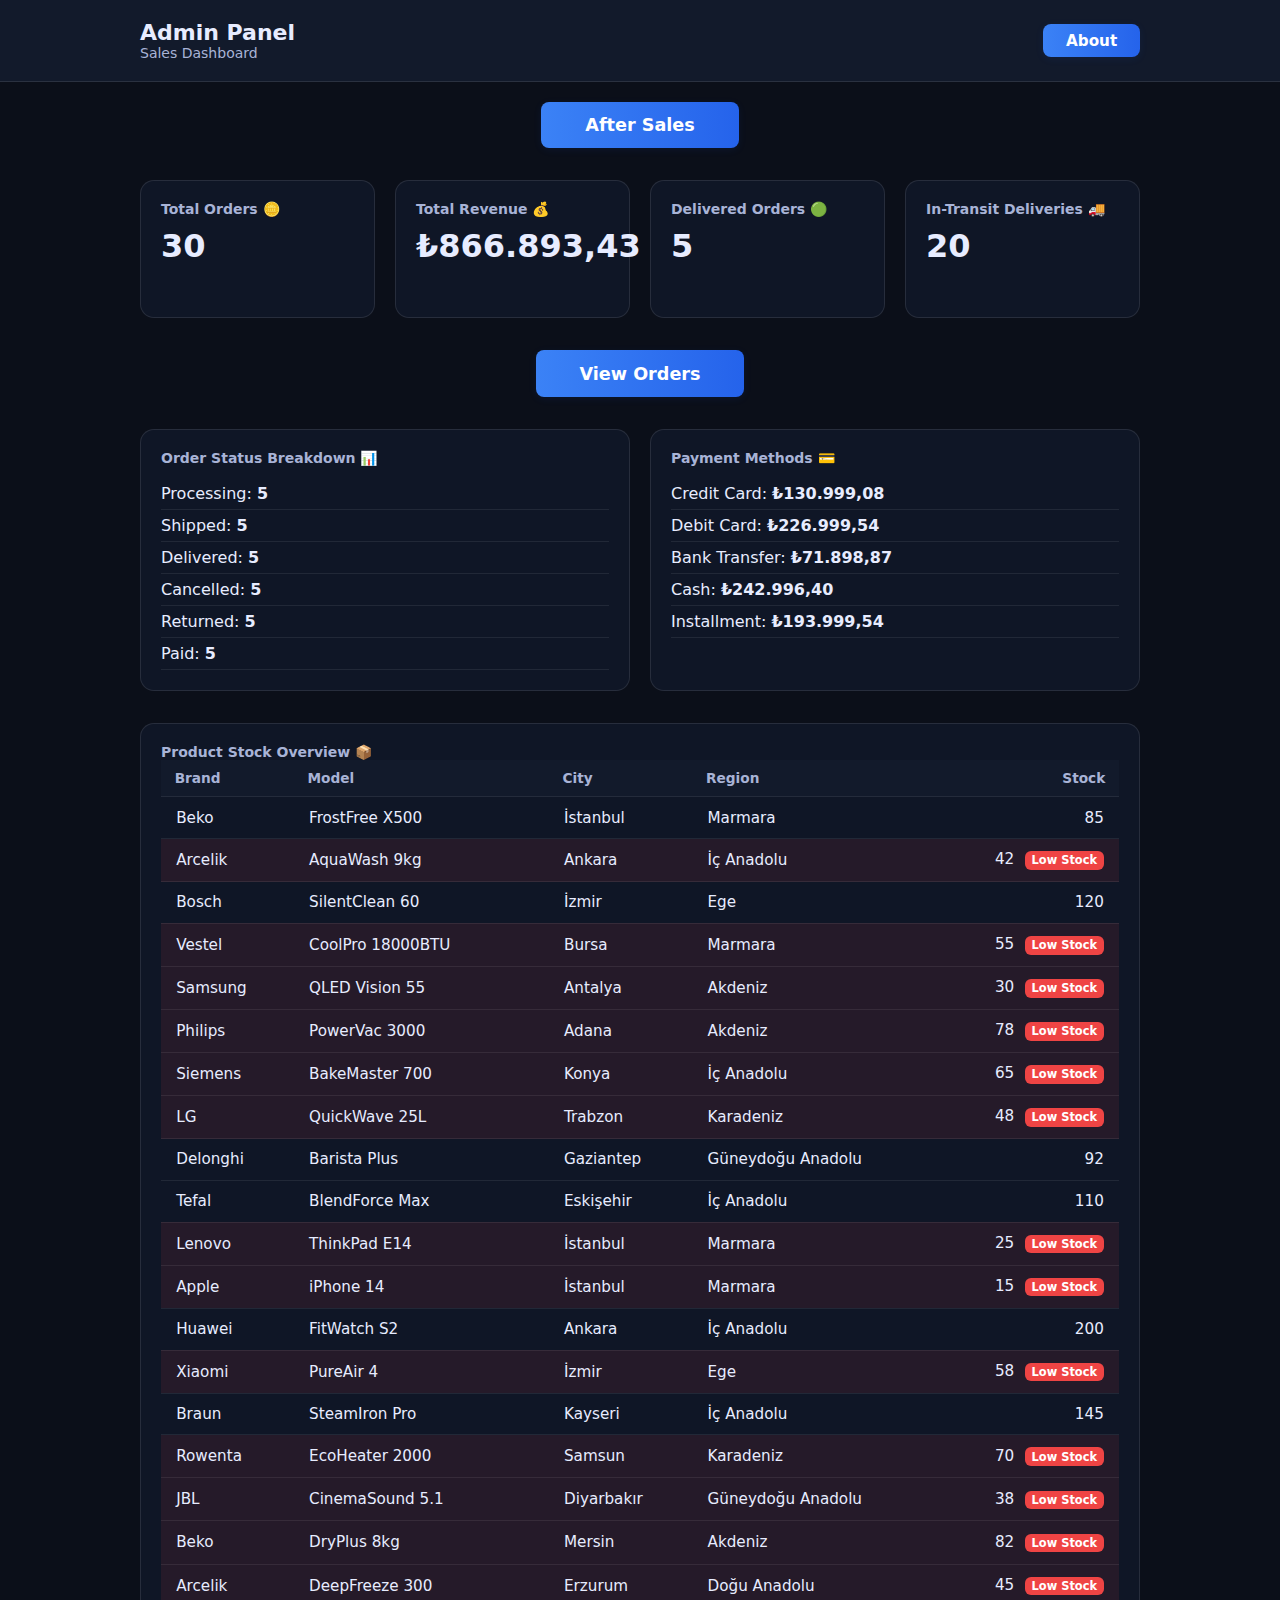
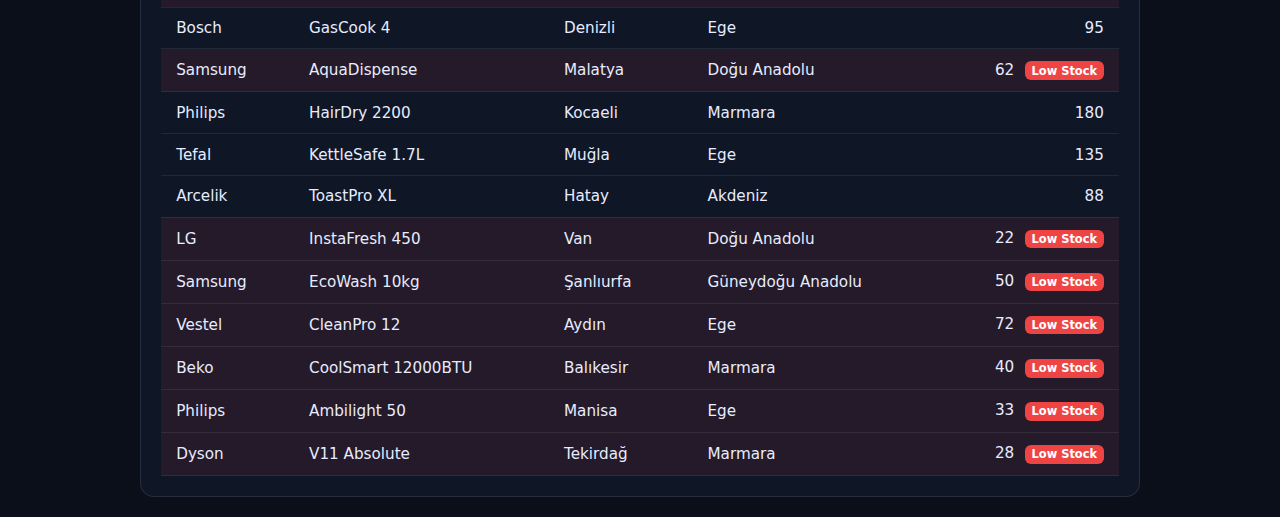
<file: index.html>
<!DOCTYPE html>
<html lang="en">
<head>
  <meta charset="UTF-8" />
  <title>Admin – Sales Dashboard</title>
  <link rel="stylesheet" href="style.css" />
</head>
<body>

<header class="topbar">
  <div class="container topbar-flex">
    <div>
      <div class="brand">Admin Panel</div>
      <div class="subtitle">Sales Dashboard</div>
    </div>
    <a href="about.html" class="primary-btn topbar-btn">About</a>
  </div>
</header>

<main class="container">
  <div style="display:flex;justify-content:center;margin-bottom:2em;">
    <a href="service-dashboard.html" class="primary-btn">After Sales</a>
  </div>
  <section class="grid">
    <div class="card">
      <h3>Total Orders 🪙</h3>
      <p id="totalOrders" class="kpi">–</p>
    </div>
    <div class="card">
      <h3>Total Revenue 💰</h3>
      <p id="totalRevenue" class="kpi">–</p>
    </div>
    <div class="card">
      <h3>Delivered Orders 🟢</h3>
      <p id="deliveredOrders" class="kpi">–</p>
    </div>
    <div class="card">
      <h3>In-Transit Deliveries 🚚</h3>
      <p id="inTransit" class="kpi">–</p>
    </div>
  </section>
  <div style="display: flex; justify-content: center; margin: 2em 0;">
    <form action="orders.html">
      <button type="submit" class="primary-btn">View Orders</button>
    </form>
  </div>
<section class="grid">
  <div class="card">
    <h3>Order Status Breakdown 📊</h3>
    <ul id="orderStatusList" class="list"></ul>
  </div>
  <div class="card">
    <h3>Payment Methods 💳</h3>
    <ul id="paymentMethodList" class="list"></ul>
  </div>
</section>

<section class="card" style="margin-top: 2em;">
  <h3>Product Stock Overview 📦</h3>
  <div class="tablewrap">
    <table class="table" id="productStockTable">
      <thead>
        <tr>
          <th>Brand</th>
          <th>Model</th>
          <th>City</th>
          <th>Region</th>
          <th class="right">Stock</th>
        </tr>
      </thead>
      <tbody id="productStockBody"></tbody>
    </table>
  </div>
</section>
</main>

<script src="dashboard.js"></script>
</body>
</html>
</file>
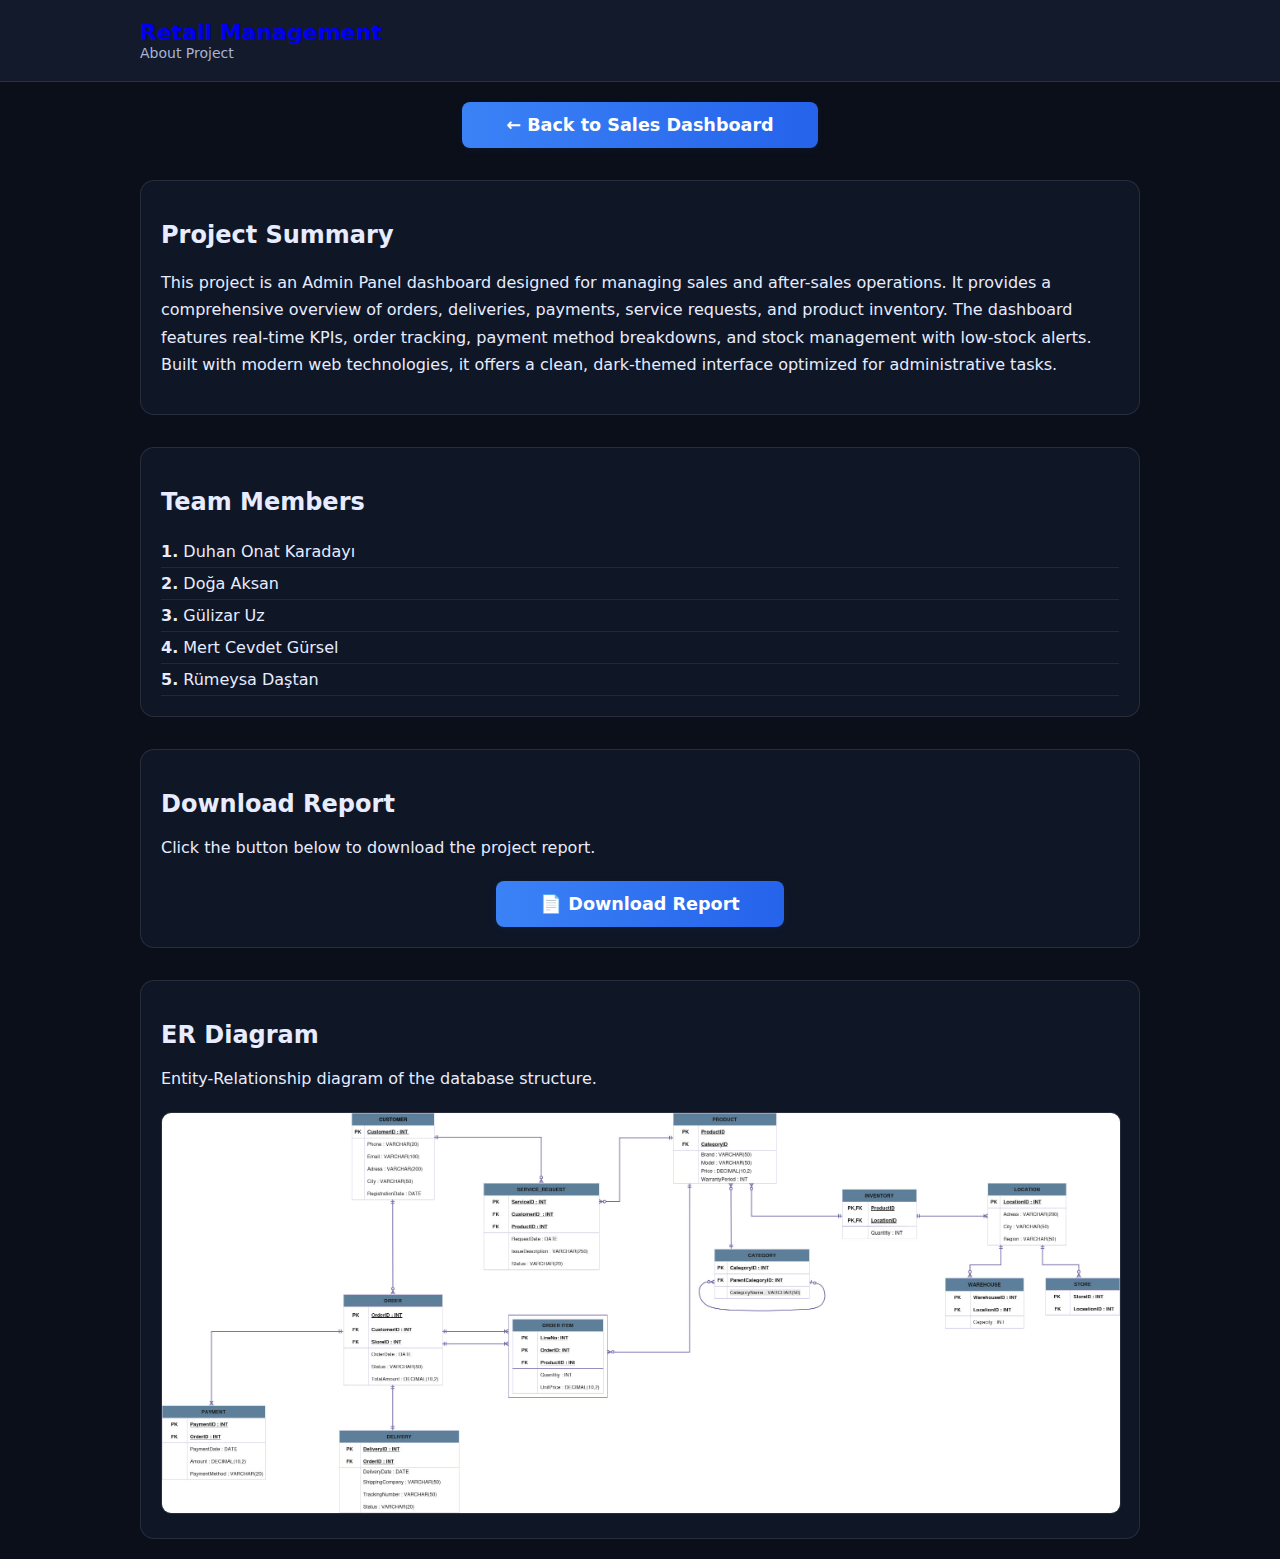
<file: about.html>
<!DOCTYPE html>
<html lang="en">
<head>
  <meta charset="UTF-8" />
  <title>Admin – About Project</title>
  <link rel="stylesheet" href="style.css" />
</head>
<body>

<header class="topbar">
  <div class="container topbar-flex">
    <div>
      <a class="brand" href="index.html">Retail Management</a>
      <div class="subtitle">About Project</div>
    </div>
  </div>
</header>

<main class="container">
  <div style="display:flex;justify-content:center;margin-bottom:2em;">
    <a href="index.html" class="primary-btn">← Back to Sales Dashboard</a>
  </div>

  <section class="card" style="margin-bottom: 2em;">
    <h2>Project Summary</h2>
    <p class="muted" style="line-height: 1.7; margin-top: 1em;">
      This project is an Admin Panel dashboard designed for managing sales and after-sales operations. 
      It provides a comprehensive overview of orders, deliveries, payments, service requests, and product inventory. 
      The dashboard features real-time KPIs, order tracking, payment method breakdowns, and stock management with low-stock alerts. 
      Built with modern web technologies, it offers a clean, dark-themed interface optimized for administrative tasks.
    </p>
  </section>

  <section class="card" style="margin-bottom: 2em;">
    <h2>Team Members</h2>
    <ul class="list" style="margin-top: 1em;">
      <li><strong>1.</strong> Duhan Onat Karadayı</li>
      <li><strong>2.</strong> Doğa Aksan</li>
      <li><strong>3.</strong> Gülizar Uz</li>
      <li><strong>4.</strong> Mert Cevdet Gürsel</li>
      <li><strong>5.</strong> Rümeysa Daştan</li>
    </ul>
  </section>

  <section class="card" style="margin-bottom: 2em;">
    <h2>Download Report</h2>
    <p class="muted" style="margin-top: 1em; margin-bottom: 1.5em;">
      Click the button below to download the project report.
    </p>
    <div style="display:flex;justify-content:center;">
      <a href="data/project-report.pdf" class="primary-btn" download>📄 Download Report</a>
    </div>
  </section>

  <section class="card">
    <h2>ER Diagram</h2>
    <p class="muted" style="margin-top: 1em; margin-bottom: 1.5em;">
      Entity-Relationship diagram of the database structure.
    </p>
    <div style="text-align: center;">
      <img src="assets/er-diagram.png" alt="ER Diagram" style="max-width: 100%; border-radius: 10px; border: 1px solid rgba(255,255,255,0.1);" />
    </div>
  </section>
</main>

</body>
</html>
</file>
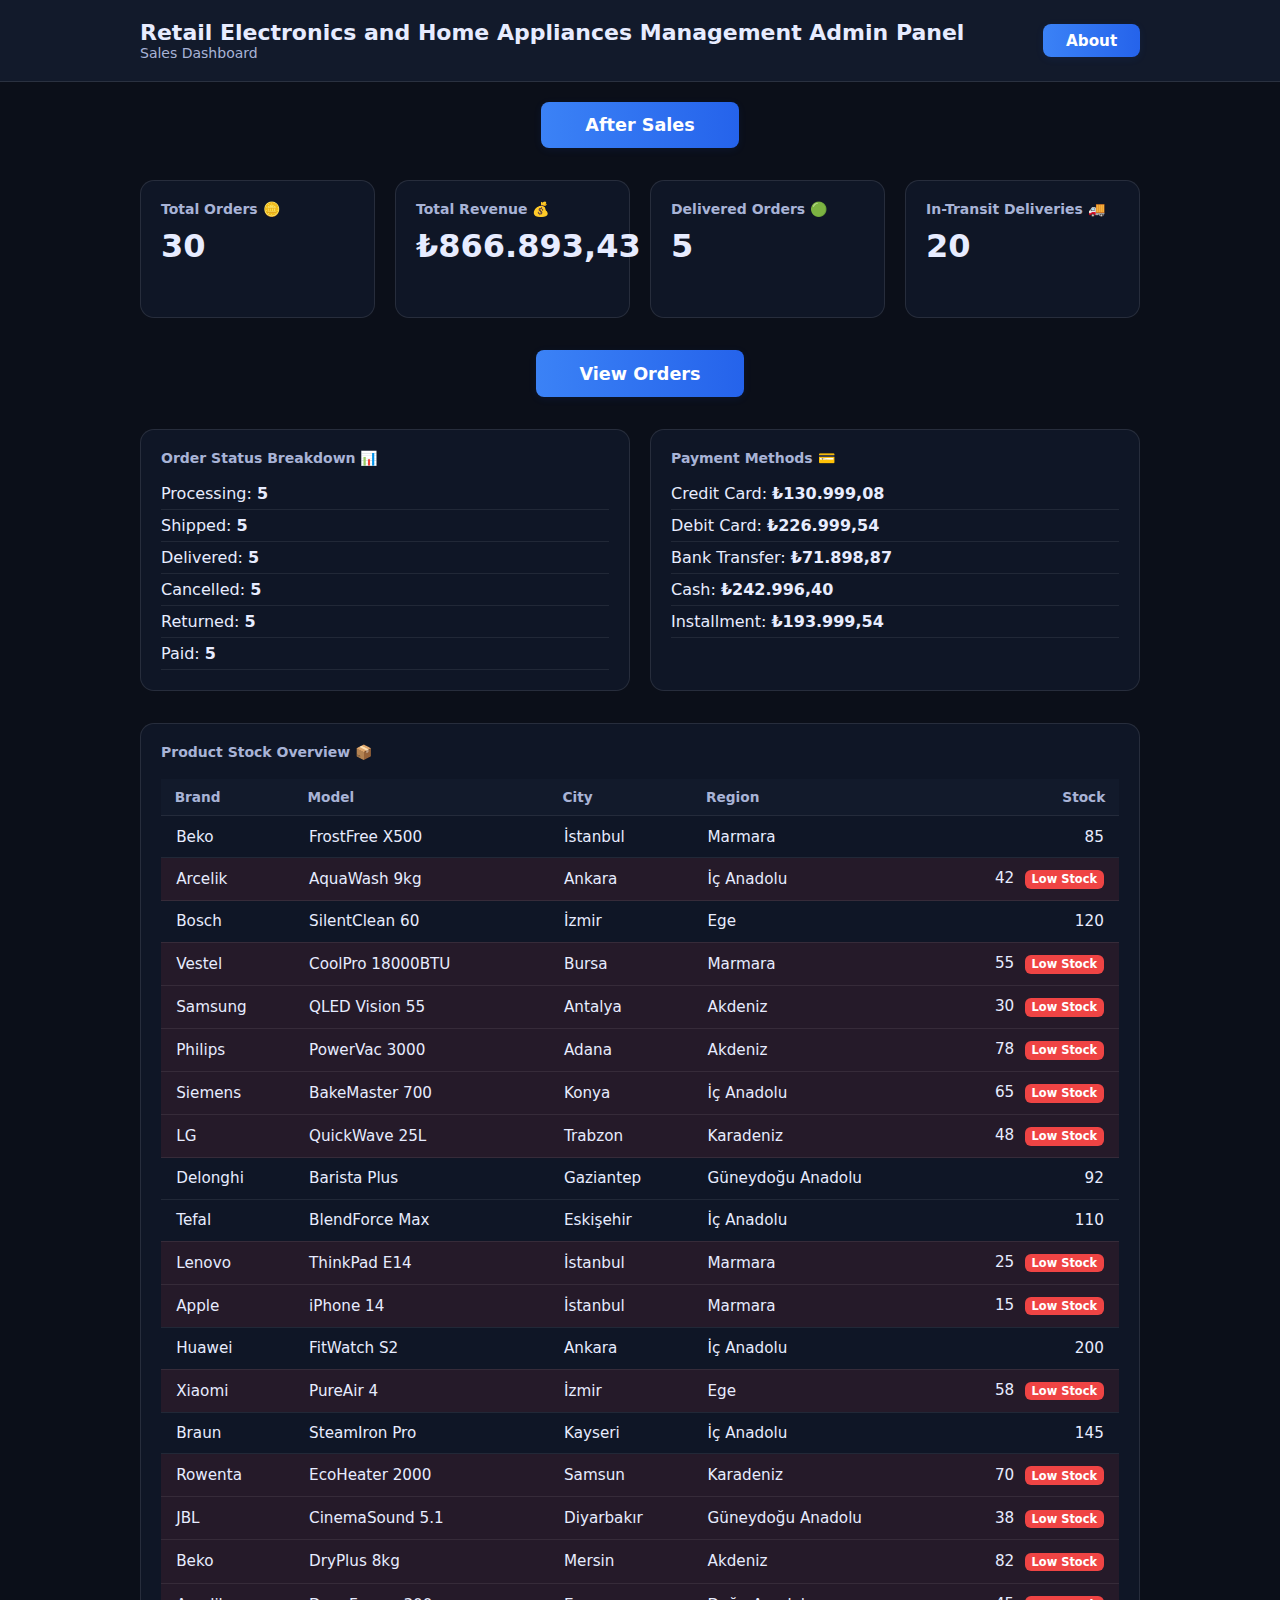
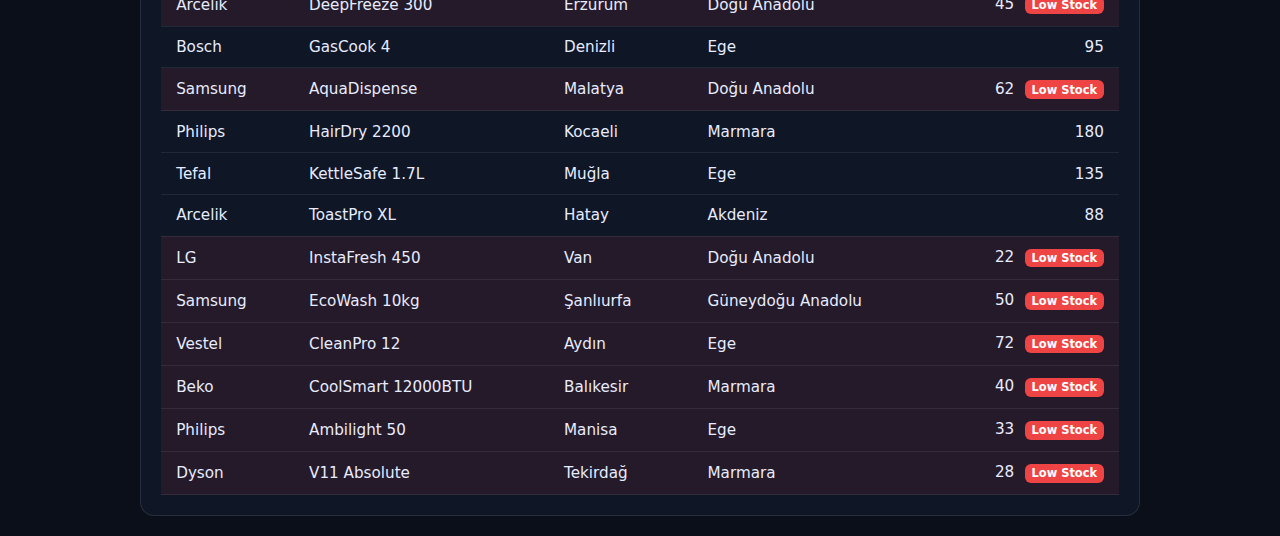
<file: dashboard.html>
<!DOCTYPE html>
<html lang="en">
<head>
  <meta charset="UTF-8" />
  <title>Admin – Sales Dashboard</title>
  <link rel="stylesheet" href="style.css" />
</head>
<body>

<header class="topbar">
  <div class="container topbar-flex">
    <div>
      <div class="brand">Retail Electronics and Home Appliances Management Admin Panel</div>
      <div class="subtitle">Sales Dashboard</div>
    </div>
    <a href="about.html" class="primary-btn topbar-btn">About</a>
  </div>
</header>

<main class="container">
  <div style="display:flex;justify-content:center;margin-bottom:2em;">
    <a href="service-dashboard.html" class="primary-btn">After Sales</a>
  </div>
  <section class="grid">
    <div class="card">
      <h3>Total Orders 🪙</h3>
      <p id="totalOrders" class="kpi">–</p>
    </div>
    <div class="card">
      <h3>Total Revenue 💰</h3>
      <p id="totalRevenue" class="kpi">–</p>
    </div>

    <div class="card">
      <h3>Delivered Orders 🟢</h3>
      <p id="deliveredOrders" class="kpi">–</p>
    </div>

    <div class="card">
      <h3>In-Transit Deliveries 🚚</h3>
      <p id="inTransit" class="kpi">–</p>
    </div>
  </section>
  <div style="display: flex; justify-content: center; margin: 2em 0;">
    <form action="orders.html">
      <button type="submit" class="primary-btn">View Orders</button>
    </form>
  </div>
<section class="grid">
  <div class="card">
    <h3>Order Status Breakdown 📊</h3>
    <ul id="orderStatusList" class="list"></ul>
  </div>

  <div class="card">
    <h3>Payment Methods 💳</h3>
    <ul id="paymentMethodList" class="list"></ul>
  </div>
</section>

<section class="card" style="margin-top: 2em;">
  <h3>Product Stock Overview 📦</h3>
  <div class="tablewrap">
    <br>
    <table class="table" id="productStockTable">
      <thead>
        <tr>
          <th>Brand</th>
          <th>Model</th>
          <th>City</th>
          <th>Region</th>
          <th class="right">Stock</th>
        </tr>
      </thead>
      <tbody id="productStockBody"></tbody>
    </table>
  </div>
</section>
</main>

<script src="dashboard.js"></script>
</body>
</html>
</file>
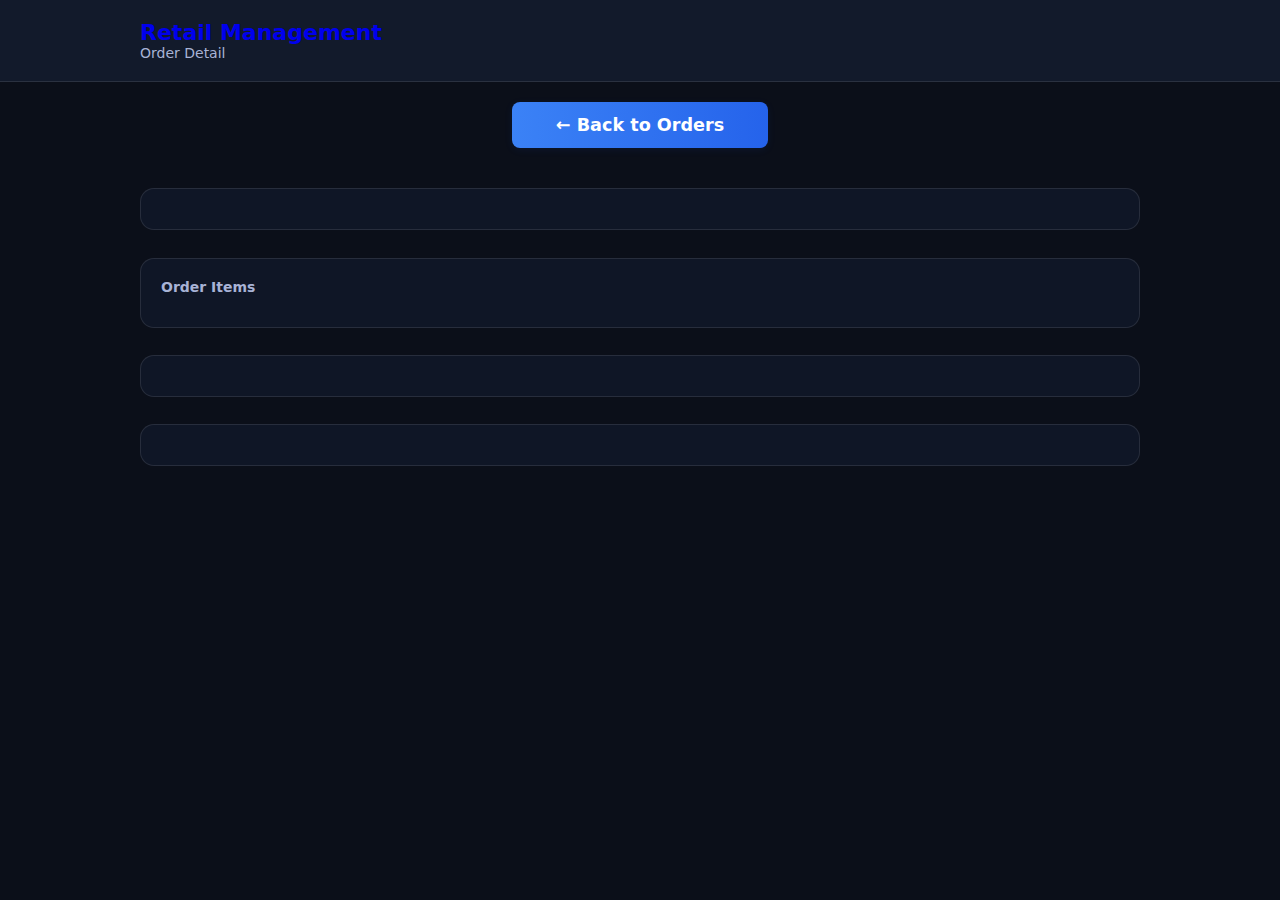
<file: order.html>
<!DOCTYPE html>
<html lang="en">
<head>
  <meta charset="UTF-8" />
  <title>Admin – Order Detail</title>
  <link rel="stylesheet" href="style.css" />
</head>
<body>

<header class="topbar">
  <div class="container">
    <a class="brand" href="index.html">Retail Management</a>
    <div class="subtitle">Order Detail</div>
  </div>
</header>

<main class="container">
  <div class="order-back-btn">
    <a href="orders.html" class="primary-btn">← Back to Orders</a>
  </div>
  <main class="order-detail-main">
    <section class="card" id="orderInfo"></section>
    <section class="card">
    <h3>Order Items</h3>
    <ul id="itemsList" class="list"></ul>
  </section>

    <section class="card" id="paymentInfo"></section>
    <section class="card" id="deliveryInfo"></section>
  </main>
</main>

<script src="dashboard.js"></script>
<script>
  loadOrderDetail();
</script>

</body>
</html>
</file>
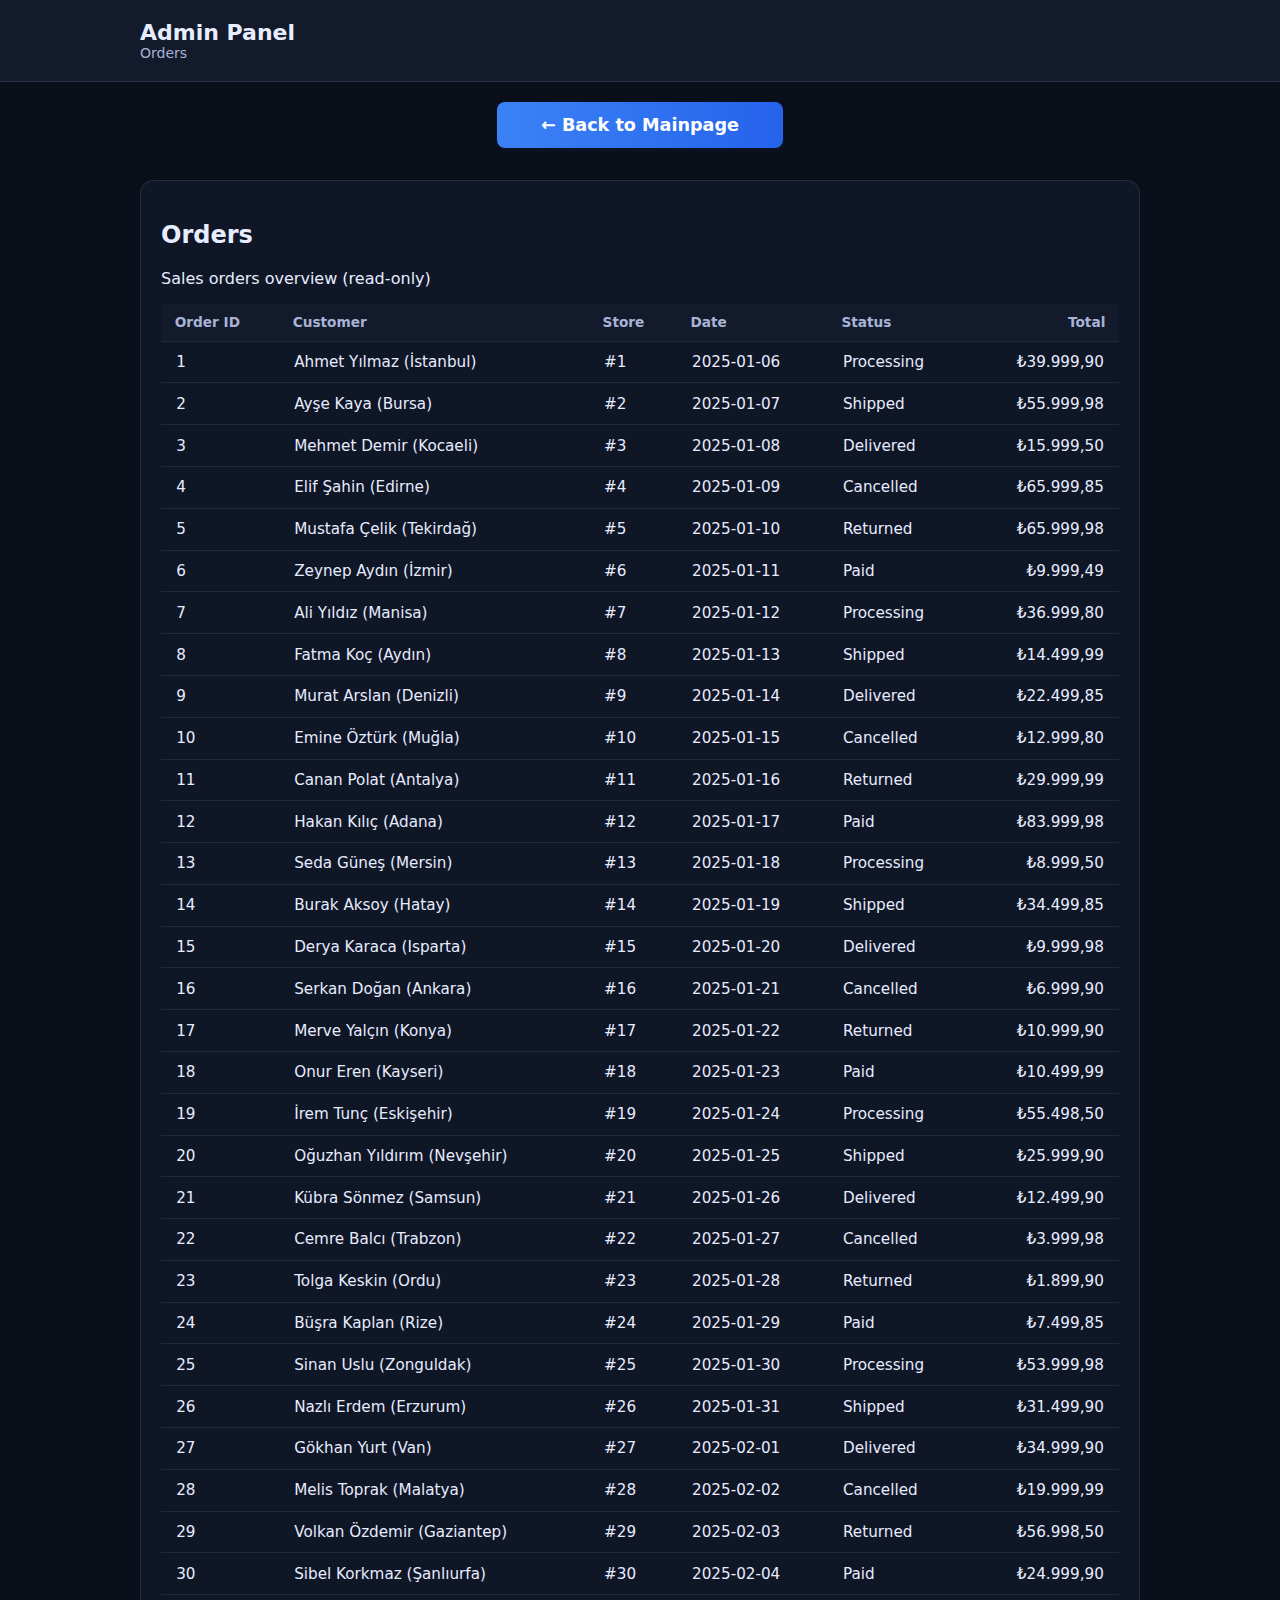
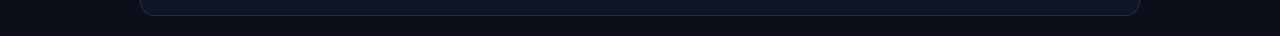
<file: orders.html>
<!DOCTYPE html>
<html lang="en">
<head>
  <meta charset="UTF-8" />
  <title>Admin – Orders</title>
  <link rel="stylesheet" href="style.css" />
</head>
<body>

<header class="topbar">
  <div class="container">
    <div class="brand">Admin Panel</div>
    <div class="subtitle">Orders</div>
  </div>
</header>

<main class="container">
  <div style="display:flex;justify-content:center;margin-bottom:2em;">
    <a href="dashboard.html" class="primary-btn">← Back to Mainpage</a>
  </div>
  <section class="card">
    <h2>Orders</h2>
    <p class="muted">Sales orders overview (read-only)</p>

    <div class="tablewrap">
      <table class="table">
        <thead>
          <tr>
            <th>Order ID</th>
            <th>Customer</th>
            <th>Store</th>
            <th>Date</th>
            <th>Status</th>
            <th class="right">Total</th>
          </tr>
        </thead>
        <tbody id="ordersBody"></tbody>
      </table>
    </div>
  </section>
</main>

<script src="dashboard.js"></script>
<script>
  loadOrdersTable();
</script>

</body>
</html>
</file>
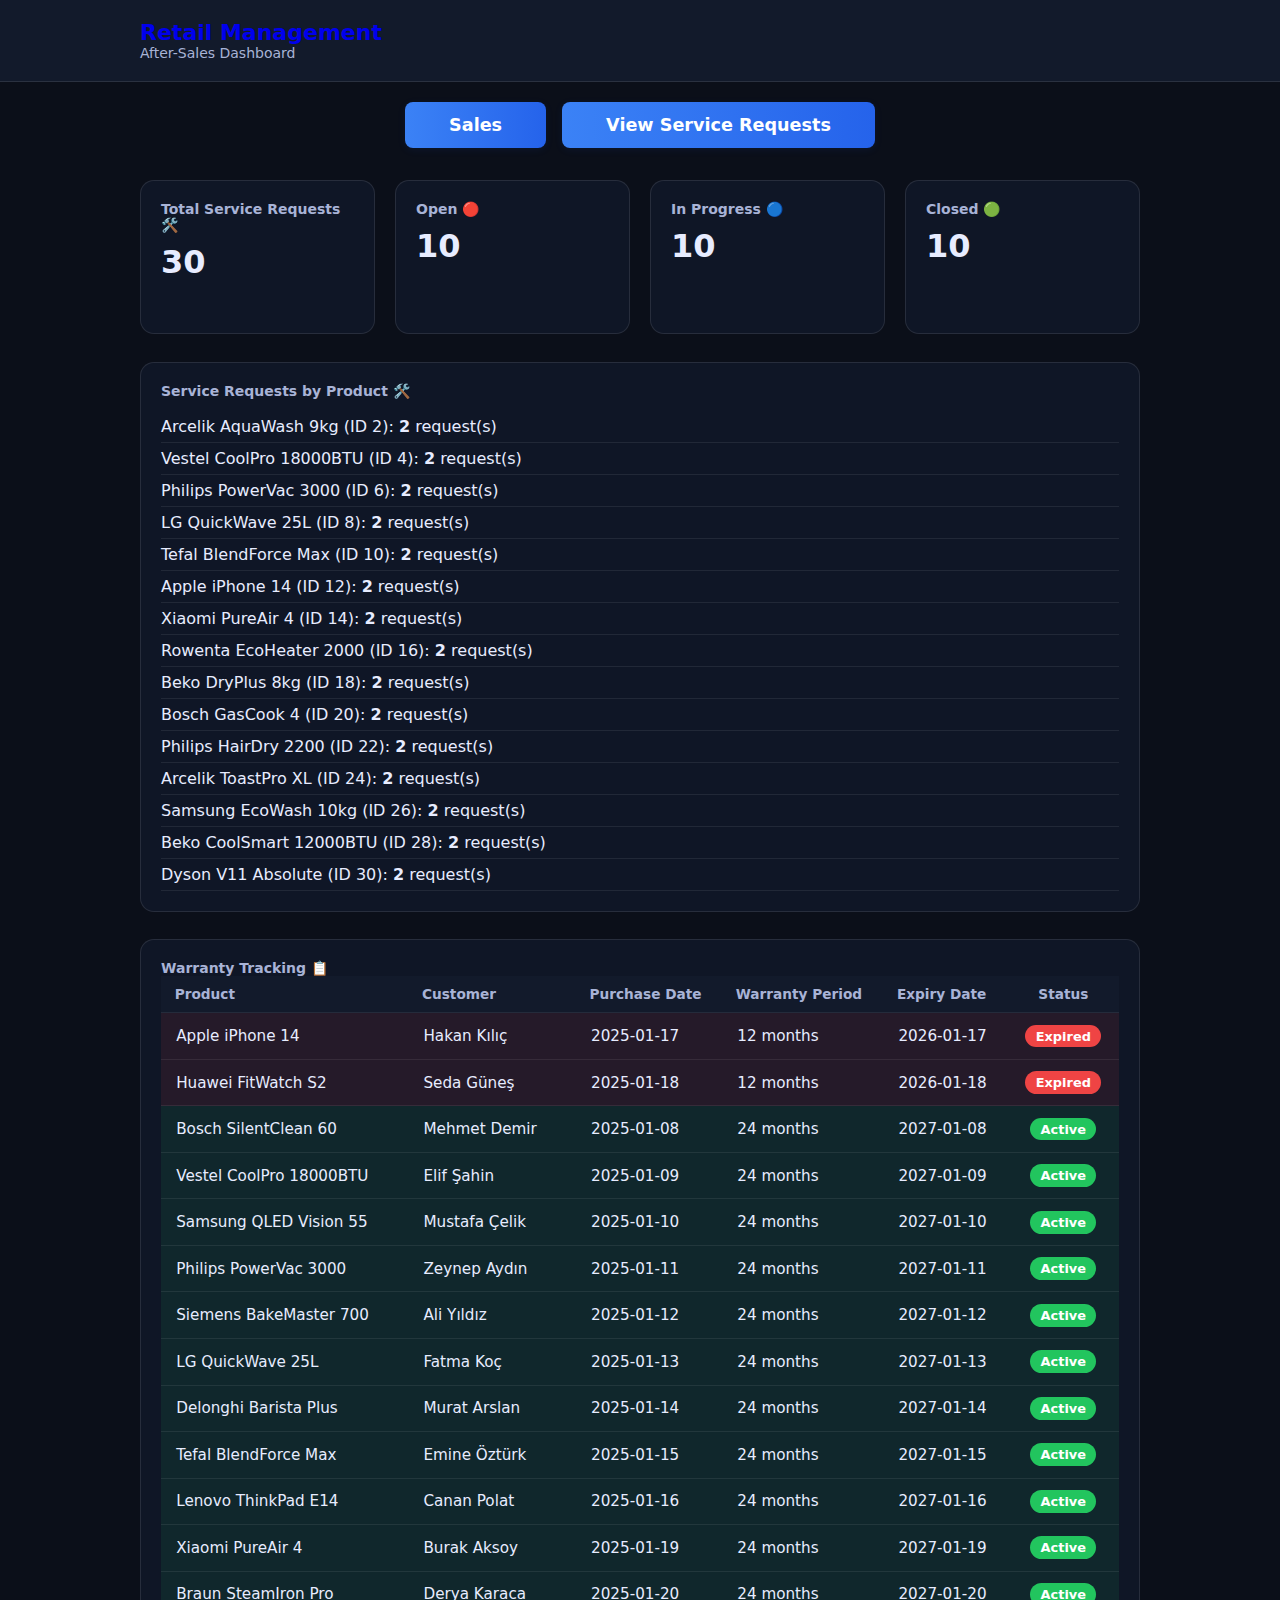
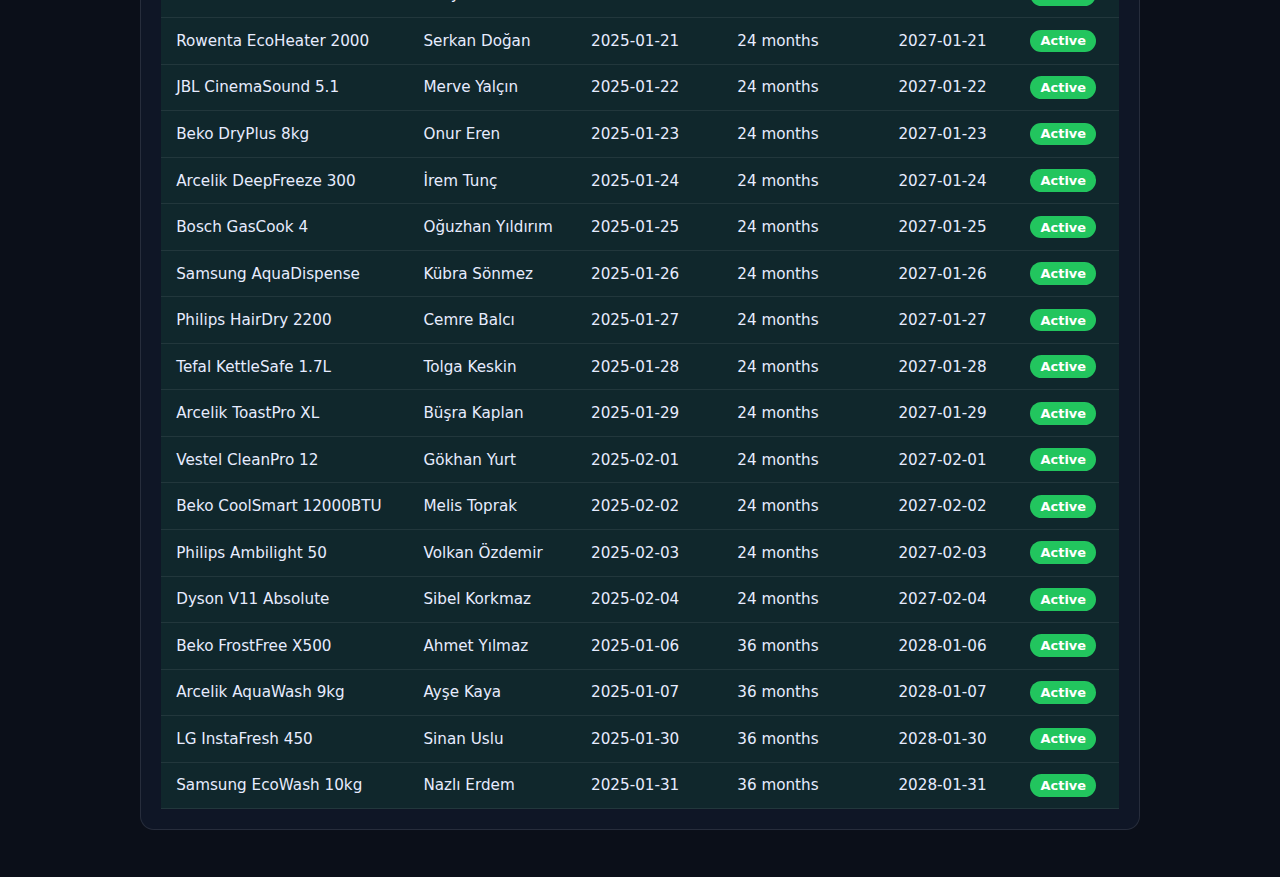
<file: service-dashboard.html>
<!DOCTYPE html>
<html lang="en">
<head>
  <meta charset="UTF-8" />
  <title>Admin – After-Sales Dashboard</title>
  <link rel="stylesheet" href="style.css" />
</head>
<body>

<header class="topbar">
  <div class="container">
    <a class="brand" href="index.html">Retail Management</a>
    <div class="subtitle">After-Sales Dashboard</div>
  </div>
</header>

<main class="container">
  <div class="dashboard-btn-group">
    <a href="index.html" class="primary-btn">Sales</a>
    <a href="service-requests.html" class="primary-btn">View Service Requests</a>
  </div>
  <main class="service-dashboard-main">
    <section class="grid">
    <div class="card">
      <h3>Total Service Requests 🛠️</h3>
      <p id="totalServices" class="kpi">–</p>
    </div>

    <div class="card">
      <h3>Open 🔴</h3>
      <p id="openServices" class="kpi">–</p>
    </div>

    <div class="card">
      <h3>In Progress 🔵</h3>
      <p id="progressServices" class="kpi">–</p>
    </div>

    <div class="card">
      <h3>Closed 🟢</h3>
      <p id="closedServices" class="kpi">–</p>
    </div>
  </section>

    <section class="card">
      <h3>Service Requests by Product 🛠️</h3>
      <ul id="serviceByProduct" class="list"></ul>
    </section>

    <section class="card">
      <h3>Warranty Tracking 📋</h3>
      <div class="tablewrap">
        <table class="table" id="warrantyTable">
          <thead>
            <tr>
              <th>Product</th>
              <th>Customer</th>
              <th>Purchase Date</th>
              <th>Warranty Period</th>
              <th>Expiry Date</th>
              <th class="center">Status</th>
            </tr>
          </thead>
          <tbody id="warrantyBody"></tbody>
        </table>
      </div>
    </section>
  </main>

</main>

<script src="dashboard.js"></script>
<script>
  loadServiceDashboard();
</script>

</body>
</html>
</file>
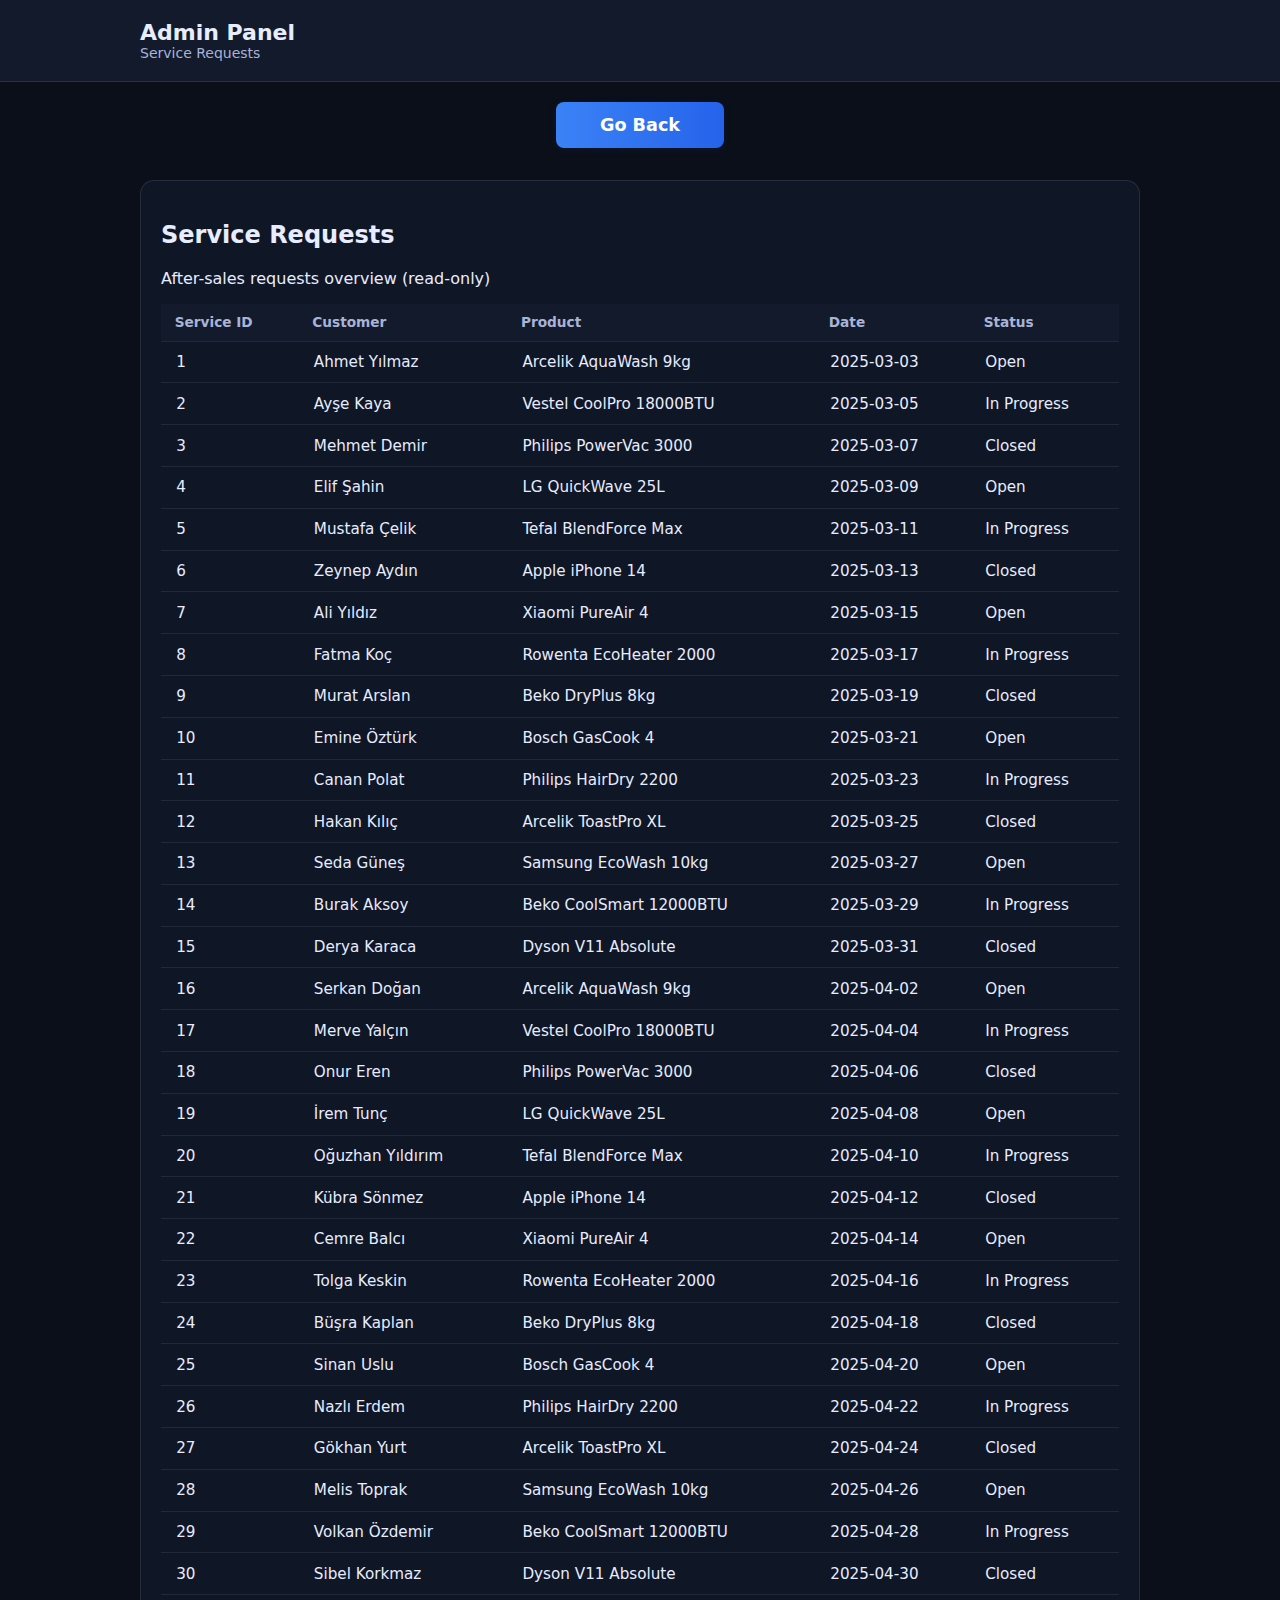
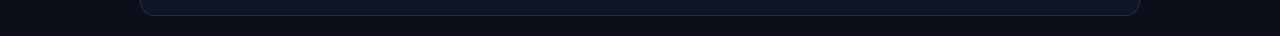
<file: service-requests.html>
<!DOCTYPE html>
<html lang="en">
<head>
  <meta charset="UTF-8" />
  <title>Admin – Service Requests</title>
  <link rel="stylesheet" href="style.css" />
</head>
<body>

<header class="topbar">
  <div class="container">
    <div class="brand">Admin Panel</div>
    <div class="subtitle">Service Requests</div>
  </div>
</header>

<main class="container">
  <div style="display:flex;justify-content:center;margin-bottom:2em;">
    <a href="service-dashboard.html" class="primary-btn">Go Back</a>
  </div>
  <section class="card">
    <h2>Service Requests</h2>
    <p class="muted">After-sales requests overview (read-only)</p>

    <div class="tablewrap">
      <table class="table">
        <thead>
          <tr>
            <th>Service ID</th>
            <th>Customer</th>
            <th>Product</th>
            <th>Date</th>
            <th>Status</th>
          </tr>
        </thead>
        <tbody id="servicesBody"></tbody>
      </table>
    </div>
  </section>
</main>

<script src="dashboard.js"></script>
<script>
  loadServiceRequestsTable();
</script>

</body>
</html>
</file>
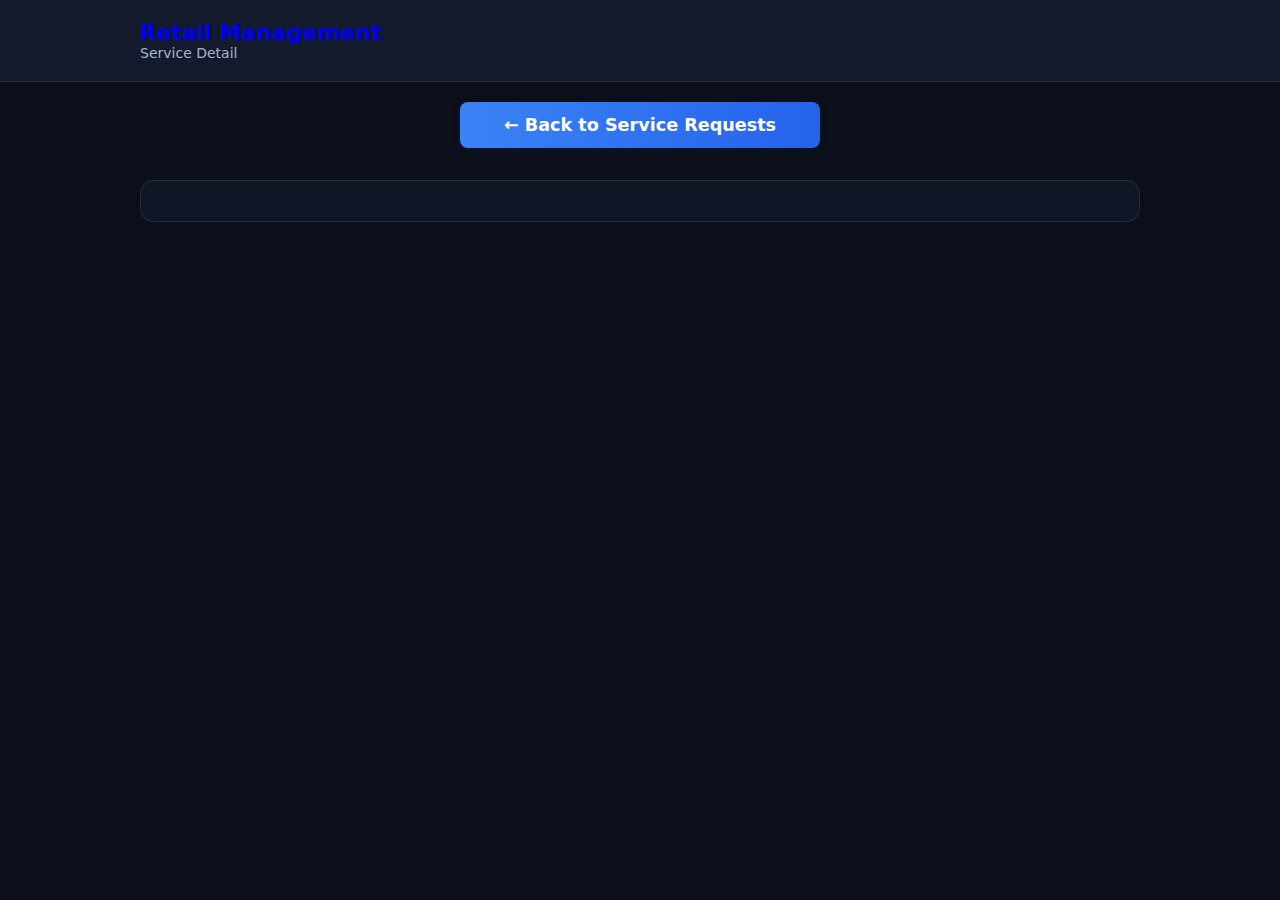
<file: service.html>
<!DOCTYPE html>
<html lang="en">
<head>
  <meta charset="UTF-8" />
  <title>Admin – Service Detail</title>
  <link rel="stylesheet" href="style.css" />
</head>
<body>

<header class="topbar">
  <div class="container">
    <a class="brand" href="index.html">Retail Management</a>
    <div class="subtitle">Service Detail</div>
  </div>
</header>

<main class="container">
  <div style="display:flex;justify-content:center;margin-bottom:2em;">
    <a href="service-requests.html" class="primary-btn">← Back to Service Requests</a>
  </div>
  <section class="card" id="serviceInfo"></section>
</main>

<script src="dashboard.js"></script>
<script>
  loadServiceDetail();
</script>

</body>
</html>
</file>
<file: style.css>
/* Remove underline from all buttons and links */
a,
button,
.primary-btn,
.btn {
  text-decoration: none !important;
}
/* Spacing between cards in service-dashboard */
/* Spacing between all cards in service-dashboard, including last card in grid */
.service-dashboard-main .card {
  margin-bottom: 1.7em;
}

/* Centered button group for dashboard switches */
.dashboard-btn-group {
  display: flex;
  justify-content: center;
  gap: 1em;
  margin-bottom: 2em;
}
/* Add vertical spacing between cards on order detail page */
.order-detail-main .card:not(:last-child) {
  margin-bottom: 1.7em;
}

/* Center and space the back button */
.order-back-btn {
  display: flex;
  justify-content: center;
  margin-bottom: 2.5em;
}
/* Primary action button styling */
.primary-btn {
  font-family: system-ui, Arial, sans-serif;
  background: linear-gradient(90deg, #3b82f6 0%, #2563eb 100%);
  color: #fff;
  border: none;
  border-radius: 8px;
  padding: 0.75em 2.5em;
  font-size: 1.1em;
  font-weight: 600;
  cursor: pointer;
  box-shadow: 0 2px 8px rgba(43, 98, 255, 0.08);
  transition: background 0.2s, transform 0.1s;
}
.primary-btn:hover, .primary-btn:focus {
  background: linear-gradient(90deg, #2563eb 0%, #1e40af 100%);
  transform: translateY(-2px) scale(1.03);
  outline: none;
}
body {
  margin: 0;
  font-family: system-ui, Arial, sans-serif;
  background: #0b0f19;
  color: #e7ecff;
}

.container {
  max-width: 1000px;
  margin: auto;
  padding: 20px;
}

.topbar {
  background: #121a2b;
  border-bottom: 1px solid rgba(255,255,255,0.1);
}

/* Topbar flex layout for right-aligned button */
.topbar-flex {
  display: flex;
  justify-content: space-between;
  align-items: center;
}

.topbar-btn {
  padding: 0.5em 1.5em;
  font-size: 0.95em;
}

.brand {
  font-size: 22px;
  font-weight: 700;
}

.subtitle {
  color: #a8b3d6;
  font-size: 14px;
}

.grid {
  display: grid;
  grid-template-columns: repeat(auto-fit, minmax(220px, 1fr));
  gap: 20px;
  margin-top: 30px;
}

.card {
  background: #0f1626;
  border: 1px solid rgba(255,255,255,0.1);
  border-radius: 14px;
  padding: 20px;
}

.card h3 {
  margin: 0;
  font-size: 14px;
  color: #a8b3d6;
}

.kpi {
  font-size: 32px;
  font-weight: 700;
  margin-top: 10px;
}

.list {
  list-style: none;
  padding: 0;
  margin: 12px 0 0;
}

.list li {
  padding: 6px 0;
  border-bottom: 1px solid rgba(255,255,255,0.08);
}

/* Table styling for dashboard */
.tablewrap {
  overflow-x: auto;
}

.table {
  width: 100%;
  border-collapse: collapse;
  font-size: 0.95em;
}

.table th,
.table td {
  padding: 0.75em 1em;
  text-align: left;
  border-bottom: 1px solid rgba(255,255,255,0.08);
}

.table th {
  color: #a8b3d6;
  font-weight: 600;
  font-size: 0.9em;
  background: #121a2b;
}

.table td {
  color: #e7ecff;
}

.table .right {
  text-align: right;
}

.table tr:hover {
  background: rgba(59,130,246,0.07);
}

/* Low stock warning */
.low-stock td {
  background: rgba(239, 68, 68, 0.10);
}

.low-stock-badge {
  display: inline-block;
  background: #ef4444;
  color: #fff;
  font-size: 0.75em;
  font-weight: 600;
  padding: 0.2em 0.6em;
  border-radius: 6px;
  margin-left: 0.5em;
}

/* Warranty tracking styles */
.warranty-active {
  background: rgba(34, 197, 94, 0.10);
}

.warranty-expiring {
  background: rgba(251, 146, 60, 0.10);
}

.warranty-expired {
  background: rgba(239, 68, 68, 0.10);
}

.warranty-badge {
  display: inline-block;
  font-size: 0.85em;
  font-weight: 600;
  padding: 0.3em 0.8em;
  border-radius: 20px;
}

.warranty-badge.warranty-active {
  background: #22c55e;
  color: #fff;
}

.warranty-badge.warranty-expiring {
  background: #fb923c;
  color: #fff;
}

.warranty-badge.warranty-expired {
  background: #ef4444;
  color: #fff;
}

.table .center {
  text-align: center;
}
</file>
